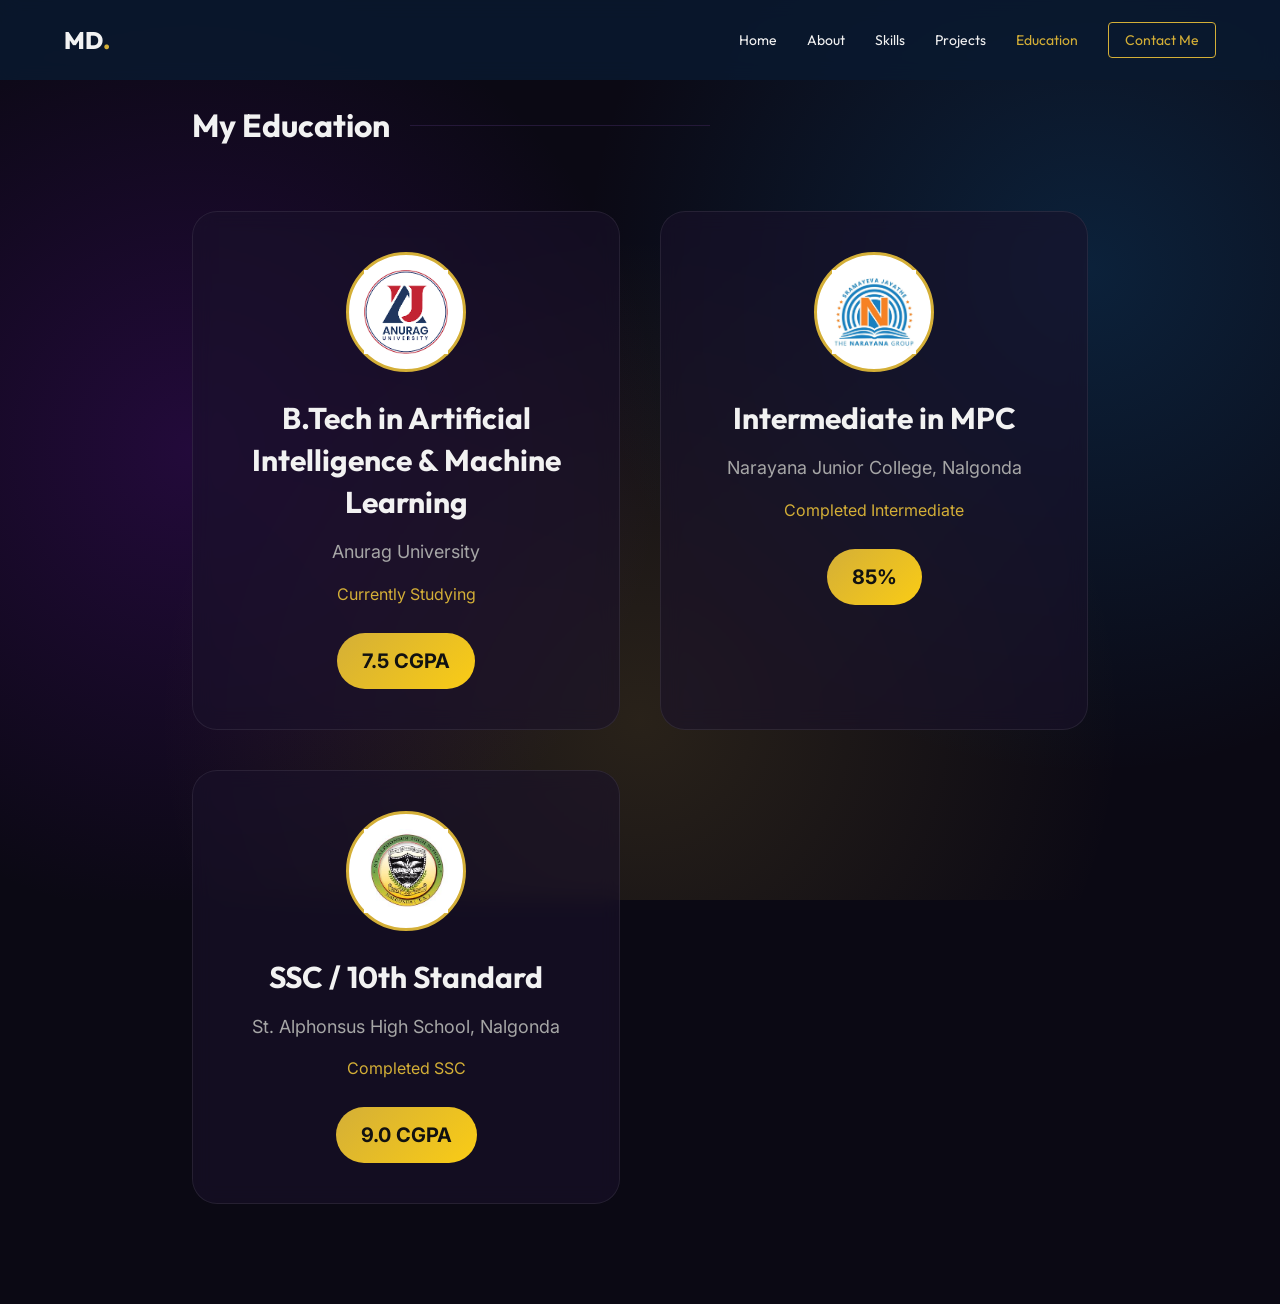
<file: education.html>
<!DOCTYPE html>
<html lang="en">

<head>
    <meta charset="UTF-8">
    <meta name="viewport" content="width=device-width, initial-scale=1.0">

    <title>Md Shafeequddin Ahmad | Education</title>

    <!-- Google Fonts -->
    <link href="https://fonts.googleapis.com/css2?family=Inter:wght@300;400;600;800&family=Outfit:wght@400;700&display=swap"
        rel="stylesheet">

    <!-- Font Awesome -->
    <link rel="stylesheet"
        href="https://cdnjs.cloudflare.com/ajax/libs/font-awesome/6.4.0/css/all.min.css">

    <!-- Main CSS -->
    <link rel="stylesheet" href="style.css">
</head>

<body>

    <!-- NAVBAR -->
    <nav class="navbar" id="navbar">

        <div class="nav-content">

            <a href="index.html" class="logo">
                MD<span>.</span>
            </a>

            <ul class="nav-links">

                <li><a href="index.html">Home</a></li>

                <li><a href="about.html">About</a></li>

                <li><a href="skills.html">Skills</a></li>

                <li><a href="projects.html">Projects</a></li>

                <li>
                    <a href="education.html"
                        style="color: var(--accent);">
                        Education
                    </a>
                </li>

                <li>
                    <a href="contact.html" class="nav-btn">
                        Contact Me
                    </a>
                </li>

            </ul>

            <div class="hamburger">
                <i class="fas fa-bars"></i>
            </div>

        </div>

    </nav>

   <!-- EDUCATION SECTION -->

<section class="education section-padding" id="education">

    <div class="section-title">
        <h2>My Education</h2>
        <div class="line"></div>
    </div>

    <div class="education-container">

        <!-- CARD 1 -->

        <div class="education-card glass">

            <div class="edu-logo">
                <img src="anurag.png"
                alt="Anurag University"
                class="institute-logo">
            </div>

            <h3>
                B.Tech in Artificial Intelligence
                & Machine Learning
            </h3>

            <p class="edu-college">
                Anurag University
            </p>

            <span class="edu-date">
                Currently Studying
            </span>

            <div class="edu-score">
                7.5 CGPA
            </div>

        </div>

        <!-- CARD 2 -->

        <div class="education-card glass">

            <div class="edu-logo">
                <img src="narayana.avif"
                alt="Narayana College"
                class="institute-logo">
            </div>

            <h3>
                Intermediate in MPC
            </h3>

            <p class="edu-college">
                Narayana Junior College,
                Nalgonda
            </p>

            <span class="edu-date">
                Completed Intermediate
            </span>

            <div class="edu-score">
                85%
            </div>

        </div>

        <!-- CARD 3 -->

        <div class="education-card glass">

            <div class="edu-logo">
                <img src="alphonsus.jfif"
                alt="St Alphonsus School"
                class="institute-logo">
            </div>

            <h3>
                SSC / 10th Standard
            </h3>

            <p class="edu-college">
                St. Alphonsus High School,
                Nalgonda
            </p>

            <span class="edu-date">
                Completed SSC
            </span>

            <div class="edu-score">
                9.0 CGPA
            </div>

        </div>

    </div>

</section>
</file>
<file: style.css>
/* --- CSS Reset & Variables --- */
:root {
    /* Colors */
    --bg-main: #0b0914;
    --bg-secondary: rgba(26, 18, 43, 0.6);
    --bg-tertiary: rgba(43, 28, 66, 0.8);
    --accent: #d4af37;
    --accent-glow: rgba(212, 175, 55, 0.3);
    --text-primary: #f2f2f2;
    --text-secondary: #a6a6a6;
    
    /* Typography */
    --font-main: 'Inter', sans-serif;
    --font-heading: 'Outfit', sans-serif;
    
    /* Spacing */
    --nav-height: 80px;
    --padding-global: 50px;
    
    /* Transitions */
    --transition: all 0.3s cubic-bezier(0.645, 0.045, 0.355, 1);
}

* {
    margin: 0;
    padding: 0;
    box-sizing: border-box;
}

html {
    scroll-behavior: smooth;
    scrollbar-width: thin;
    scrollbar-color: var(--text-secondary) var(--bg-main);
}

body {
    font-family: var(--font-main);
    background-color: #0b0914;
    background-image: 
        radial-gradient(circle at 15% 50%, rgba(106, 13, 173, 0.25), transparent 40%),
        radial-gradient(circle at 85% 30%, rgba(13, 106, 173, 0.25), transparent 40%),
        radial-gradient(circle at 50% 80%, rgba(212, 175, 55, 0.15), transparent 50%);
    background-attachment: fixed;
    color: var(--text-primary);
    line-height: 1.6;
    overflow-x: hidden;
    display: flex;
    flex-direction: column;
    min-height: 100vh;
}

section {
    flex: 1;
    position: relative;
    z-index: 1;
}

footer {
    position: relative;
    z-index: 1;
}

/* --- Typography --- */
h1, h2, h3, h4, h5, h6 {
    font-family: var(--font-heading);
    color: var(--text-primary);
    font-weight: 700;
}

p {
    color: var(--text-secondary);
}

a {
    text-decoration: none;
    color: var(--accent);
    transition: var(--transition);
}

a:hover {
    color: var(--accent);
}

ul {
    list-style: none;
}

/* --- Utility Classes --- */
.section-padding {
    padding: 100px 15%;
}

@media (max-width: 1024px) {
    .section-padding {
        padding: 80px 10%;
    }
}

@media (max-width: 768px) {
    .section-padding {
        padding: 60px 5%;
    }
}

.text-center {
    text-align: center;
}

.glass {
    background: var(--bg-secondary);
    backdrop-filter: blur(10px);
    border: 1px solid rgba(255, 255, 255, 0.05);
    border-radius: 12px;
    transition: var(--transition);
}

.glass:hover {
    transform: translateY(-5px);
    box-shadow: 0 10px 30px -15px var(--accent-glow);
}

/* --- Buttons --- */
.btn {
    display: inline-block;
    padding: 12px 24px;
    border-radius: 4px;
    font-family: var(--font-heading);
    font-size: 14px;
    font-weight: 600;
    cursor: pointer;
    transition: var(--transition);
}

.primary-btn {
    background-color: transparent;
    color: var(--accent);
    border: 1px solid var(--accent);
}

.primary-btn:hover {
    background-color: var(--accent-glow);
}

.secondary-btn {
    background-color: var(--bg-tertiary);
    color: var(--text-primary);
    border: 1px solid transparent;
}

.secondary-btn:hover {
    background-color: var(--bg-secondary);
    border-color: var(--text-secondary);
}

.btn-large {
    padding: 16px 32px;
    font-size: 16px;
}

/* --- Navigation --- */
.navbar {
    position: fixed;
    top: 0;
    width: 100%;
    height: var(--nav-height);
    background-color: rgba(10, 25, 47, 0.85);
    backdrop-filter: blur(10px);
    z-index: 100;
    transition: var(--transition);
}

.navbar.scrolled {
    height: 70px;
    box-shadow: 0 10px 30px -10px rgba(2, 12, 27, 0.7);
}

.nav-content {
    display: flex;
    justify-content: space-between;
    align-items: center;
    height: 100%;
    padding: 0 5%;
}

.logo {
    font-size: 24px;
    font-weight: 800;
    font-family: var(--font-heading);
    color: var(--text-primary);
}

.logo span {
    color: var(--accent);
}

.nav-links {
    display: flex;
    align-items: center;
    gap: 30px;
}

.nav-links li a {
    color: var(--text-primary);
    font-size: 14px;
    font-family: var(--font-heading);
}

.nav-links li a:hover {
    color: var(--accent);
}

.nav-btn {
    border: 1px solid var(--accent);
    padding: 8px 16px;
    border-radius: 4px;
    color: var(--accent) !important;
}

.nav-btn:hover {
    background-color: var(--accent-glow);
}

.hamburger {
    display: none;
    cursor: pointer;
    color: var(--accent);
    font-size: 24px;
}

/* --- Hero Section --- */
.hero {
    min-height: 100vh;
    display: flex;
    align-items: center;
    position: relative;
}

.hero-content {
    max-width: 800px;
    z-index: 2;
}

.greeting {
    color: var(--accent);
    font-family: var(--font-heading);
    margin-bottom: 20px;
    font-size: 32px;
}

.name {
    font-size: clamp(30px, 6vw, 70px);
    color: var(--text-primary);
    line-height: 1.1;
    margin-bottom: 10px;
}

.title {
    font-size: clamp(30px, 6vw, 60px);
    color: var(--text-secondary);
    line-height: 1.1;
    margin-bottom: 30px;
}

.hero-desc {
    max-width: 540px;
    font-size: 18px;
    margin-bottom: 50px;
}

.hero-cta {
    display: flex;
    gap: 20px;
}

.typing-text {
    color: var(--accent);
}

.hero-visual {
    position: absolute;
    right: 5%;
    top: 50%;
    transform: translateY(-50%);
    width: 400px;
    height: 500px;
    z-index: 1;
}

.hero-image-wrapper {
    position: relative;
    width: 100%;
    height: 100%;
    border-radius: 24px;
}

.hero-profile-image {
    width: 100%;
    height: 100%;
    object-fit: cover;
    border-radius: 24px;
    position: relative;
    z-index: 2;
    box-shadow: 0 20px 50px rgba(0,0,0,0.5);
    border: 1px solid rgba(255, 255, 255, 0.1);
    filter: contrast(1.05) saturate(1.1);
    transition: var(--transition);
}

.hero-image-wrapper:hover .hero-profile-image {
    transform: translateY(-5px);
    box-shadow: 0 30px 60px rgba(212, 175, 55, 0.2);
}

.hero-image-backdrop {
    position: absolute;
    top: 25px;
    left: 25px;
    width: 100%;
    height: 100%;
    border: 2px solid var(--accent);
    border-radius: 24px;
    z-index: 1;
    transition: var(--transition);
    opacity: 0.8;
}

.hero-image-wrapper:hover .hero-image-backdrop {
    top: 15px;
    left: 15px;
}

/* --- Section Titles --- */
.section-title {
    display: flex;
    align-items: center;
    margin-bottom: 40px;
}

.section-title h2 {
    font-size: clamp(26px, 5vw, 32px);
    margin-right: 20px;
    white-space: nowrap;
}

.section-title .line {
    height: 1px;
    width: 300px;
    background-color: var(--bg-tertiary);
}

/* --- About Section --- */
.about-content {
    display: grid;
    grid-template-columns: 3fr 2fr;
    gap: 50px;
}

.about-text p {
    margin-bottom: 15px;
    font-size: 16px;
}

.skills-list-inline {
    display: grid;
    grid-template-columns: repeat(2, minmax(140px, 200px));
    gap: 10px;
    margin-top: 20px;
}

.skills-list-inline li {
    font-family: var(--font-heading);
    font-size: 14px;
    color: var(--text-secondary);
}

.skills-list-inline i {
    color: var(--accent);
    margin-right: 8px;
    font-size: 12px;
}

.image-placeholder{
    width:100%;
    aspect-ratio:1/1;
    border-radius:12px;
    overflow:hidden;
    border:2px solid var(--accent);
    position:relative;
}

.image-placeholder::before {
    content: '';
    position: absolute;
    inset: 15px;
    border: 1px solid var(--accent);
    border-radius: 8px;
    transition: var(--transition);
    z-index: -1;
}

.image-placeholder:hover {
    transform: translate(-5px, -5px);
}

.image-placeholder:hover::before {
    transform: translate(10px, 10px);
}

/* --- Skills Section --- */
.skills-grid {
    display: grid;
    grid-template-columns: repeat(auto-fit, minmax(280px, 1fr));
    gap: 30px;
}

.skill-card {
    padding: 30px;
    text-align: left;
}

.skill-icon {
    font-size: 40px;
    color: var(--accent);
    margin-bottom: 20px;
}

.skill-card h3 {
    margin-bottom: 15px;
    font-size: 20px;
}

.skill-card p {
    font-size: 15px;
}

/* --- Projects Section --- */
.projects-grid {
    display: grid;
    grid-template-columns: repeat(auto-fit, minmax(300px, 1fr));
    gap: 30px;
}

.project-card {
    padding: 30px;
    display: flex;
    flex-direction: column;
}

.project-overline {
    font-family: var(--font-heading);
    color: var(--accent);
    font-size: 13px;
    margin-bottom: 5px;
}

.project-title {
    font-size: 22px;
    margin-bottom: 15px;
}

.project-description {
    flex-grow: 1;
    font-size: 15px;
    margin-bottom: 20px;
}

.project-tech {
    display: flex;
    flex-wrap: wrap;
    gap: 15px;
    margin-bottom: 20px;
    font-family: var(--font-heading);
    font-size: 13px;
    color: var(--text-secondary);
}

.project-links a {
    font-size: 20px;
    color: var(--text-primary);
    margin-right: 15px;
}

.project-links a:hover {
    color: var(--accent);
}

/* --- Contact Section --- */
.contact-content {
    max-width: 600px;
    margin: 0 auto;
}

.contact-overline {
    color: var(--accent);
    font-family: var(--font-heading);
    margin-bottom: 10px;
}

.contact-title {
    font-size: clamp(40px, 5vw, 60px);
    margin-bottom: 20px;
}

.contact-desc {
    margin-bottom: 40px;
    font-size: 18px;
}

/* --- Footer --- */
footer {
    padding: 30px;
    text-align: center;
    background-color: var(--bg-main);
}

.social-links {
    display: flex;
    justify-content: center;
    gap: 20px;
    margin-bottom: 20px;
}

.social-links a {
    color: var(--text-secondary);
    font-size: 20px;
}

.social-links a:hover {
    color: var(--accent);
    transform: translateY(-3px);
}

.copyright {
    font-family: var(--font-heading);
    font-size: 13px;
}

/* --- Animations (Scroll Reveal) --- */
.reveal {
    opacity: 0;
    transform: translateY(50px);
    transition: all 0.8s ease-out;
}

.reveal.active {
    opacity: 1;
    transform: translateY(0);
}

/* --- Education Section --- */
/* ================= EDUCATION SECTION ================= */

/* ================= EDUCATION ================= */

.education-container{
    display:grid;

    grid-template-columns:
    repeat(auto-fit,minmax(300px,1fr));

    gap:40px;

    margin-top:60px;
}

.education-card{
    background:var(--bg-secondary);

    border:1px solid rgba(255,255,255,0.08);

    border-radius:25px;

    padding:40px 30px;

    text-align:center;

    transition:0.4s;

    position:relative;

    overflow:hidden;
}

.education-card:hover{
    transform:translateY(-10px);

    border-color:var(--accent);

    box-shadow:0 15px 40px rgba(0,0,0,0.4);
}

/* LOGO */

.edu-logo{
    width:120px;
    height:120px;

    margin:0 auto 25px;

    background:white;

    border-radius:50%;

    display:flex;
    justify-content:center;
    align-items:center;

    padding:15px;

    border:3px solid var(--accent);
}

.institute-logo{
    width:100%;
    height:100%;

    object-fit:contain;
}

/* TEXT */

.education-card h3{
    font-size:30px;

    margin-bottom:15px;

    line-height:1.4;
}

.edu-college{
    color:var(--text-secondary);

    font-size:18px;

    margin-bottom:15px;
}

.edu-date{
    color:var(--accent);

    font-size:16px;

    display:block;

    margin-bottom:25px;
}

/* SCORE */

.edu-score{
    background:linear-gradient(135deg,#d4af37,#facc15);

    color:#111;

    padding:12px 25px;

    border-radius:50px;

    display:inline-block;

    font-weight:700;

    font-size:20px;
}

@media (min-width: 769px) {
    .education-timeline::before {
        left: 50%;
        transform: translateX(-50%);
    }
    .timeline-item {
        width: 50%;
        margin-bottom: 30px;
    }
    .timeline-item:nth-child(odd) {
        align-self: flex-start;
        padding-right: 60px;
        flex-direction: row-reverse;
        text-align: right;
    }
    .timeline-item:nth-child(even) {
        align-self: flex-end;
        padding-left: 60px;
    }
    .timeline-icon {
        position: absolute;
        top: 50%;
        transform: translateY(-50%);
        margin: 0;
    }
    .timeline-item:nth-child(odd) .timeline-icon {
        right: -60px;
    }
    .timeline-item:nth-child(even) .timeline-icon {
        left: -60px;
    }
}

/* --- Media Queries --- */
@media (max-width: 768px) {
    .nav-links {
        position: fixed;
        right: -100%;
        top: 0;
        flex-direction: column;
        background-color: var(--bg-secondary);
        width: 70%;
        height: 100vh;
        padding-top: 100px;
        transition: 0.3s;
        box-shadow: -10px 0 30px -15px rgba(2, 12, 27, 0.7);
    }

    .nav-links.active {
        right: 0;
    }

    .hamburger {
        display: block;
        z-index: 101;
    }

    .hero {
        flex-direction: column-reverse;
        justify-content: center;
        text-align: center;
        padding-top: 120px;
    }

    .hero-cta {
        flex-direction: column;
        align-items: center;
    }

    .hero-visual {
        position: relative;
        right: auto;
        top: auto;
        transform: none;
        width: 250px;
        height: 320px;
        margin: 0 auto 40px auto;
        display: block;
    }

    .about-content {
        grid-template-columns: 1fr;
    }

    .image-placeholder {
        max-width: 300px;
        margin: 0 auto;
    }
    
    .section-title .line {
        width: 100px;
    }
}
.about-profile-image{
    width:100%;
    height:100%;
    object-fit:cover;
    border-radius:12px;
}
/* FLIP CARD */

.flip-card{
    width:100%;
    height:320px;
    perspective:1000px;
}

.flip-card-inner{
    position:relative;
    width:100%;
    height:100%;
    transition:transform 0.8s;
    transform-style:preserve-3d;
}

.flip-card:hover .flip-card-inner{
    transform:rotateY(180deg);
}

.flip-card-front,
.flip-card-back{
    position:absolute;
    width:100%;
    height:100%;
    backface-visibility:hidden;
    border-radius:20px;
    overflow:hidden;
}

.flip-card-front{
    background: var(--bg-secondary);

    border:1px solid rgba(255,255,255,0.08);

    display:flex;

    flex-direction:column;

    justify-content:center;

    align-items:center;

    text-align:center;

    padding:30px;

    gap:20px;
}


.flip-card-back{
    background:linear-gradient(135deg,#0f172a,#1e293b);
    color:white;
    display:flex;
    flex-direction:column;
    justify-content:center;
    align-items:center;
    transform:rotateY(180deg);
    border:2px solid var(--accent);
}

.flip-card-back h1{
    font-size:55px;
    color:var(--accent);
    margin-top:10px;
}

.flip-card-back p{
    font-size:20px;
    color:#ddd;
}
/* CONTACT FORM */

.contact-form{
    max-width:700px;

    margin:50px auto 0;

    display:flex;

    flex-direction:column;

    gap:20px;
}

.contact-form input,
.contact-form textarea{
    width:100%;

    padding:18px 20px;

    border:none;

    outline:none;

    border-radius:15px;

    background:rgba(255,255,255,0.08);

    color:white;

    font-size:16px;

    font-family:var(--font-main);

    border:1px solid rgba(255,255,255,0.1);
}

.contact-form textarea{
    resize:none;
}

.contact-form input::placeholder,
.contact-form textarea::placeholder{
    color:#aaa;
}

.contact-form button{
    align-self:center;
}
</file>
